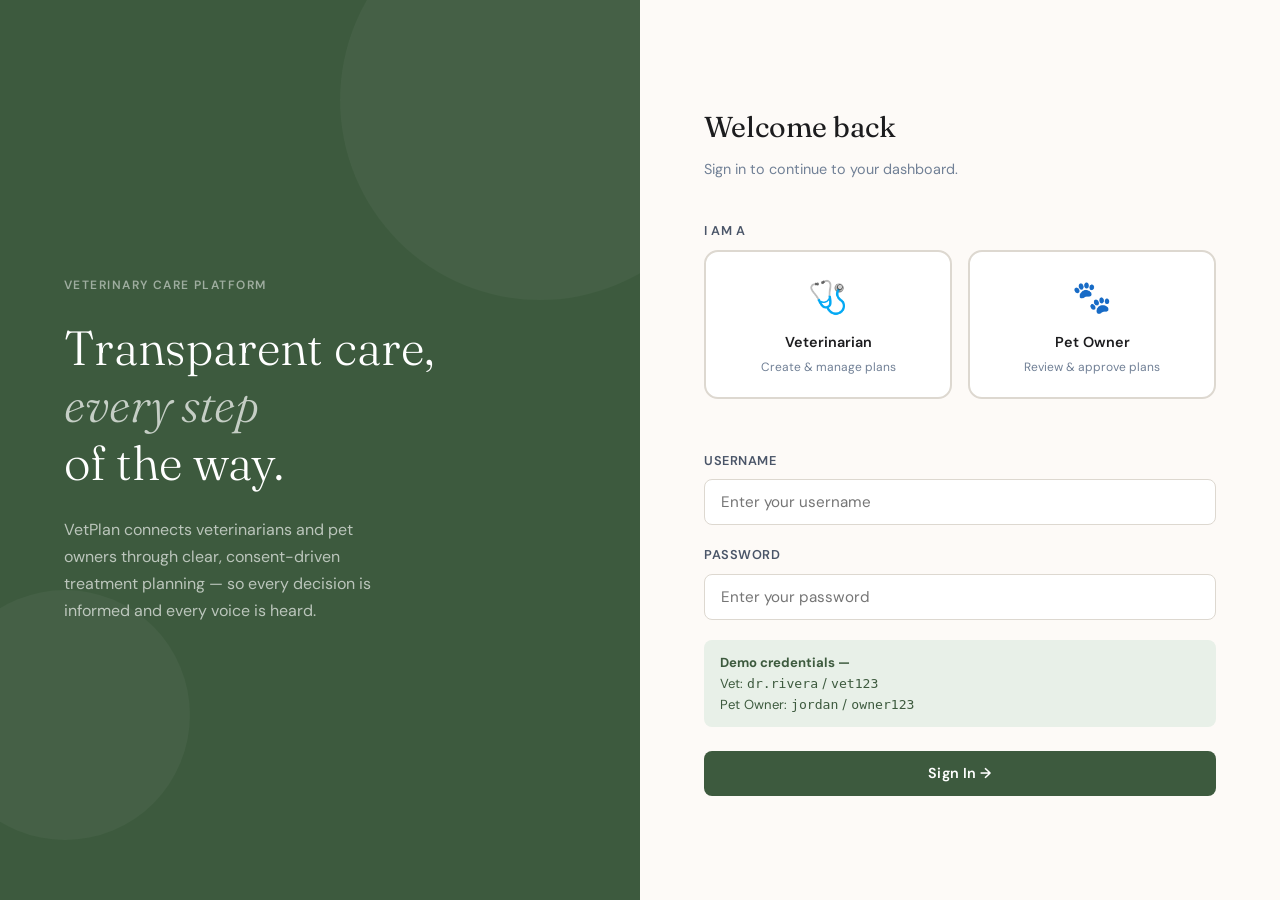
<file: index.html>
<!DOCTYPE html>
<html lang="en">
<head>
  <meta charset="UTF-8" />
  <meta name="viewport" content="width=device-width, initial-scale=1.0" />
  <title>VetPlan – Login</title>
  <link rel="stylesheet" href="styles.css" />
</head>
<body>

<div class="login-wrap">

  <!-- LEFT: Hero panel -->
  <div class="login-hero">
    <div class="hero-tag">Veterinary Care Platform</div>
    <h1 class="hero-title">
      Transparent care,<br><em>every step</em><br>of the way.
    </h1>
    <p class="hero-desc">
      VetPlan connects veterinarians and pet owners through clear,
      consent-driven treatment planning — so every decision is informed
      and every voice is heard.
    </p>
  </div>

  <!-- RIGHT: Login panel -->
  <div class="login-panel">
    <h2 class="login-heading">Welcome back</h2>
    <p class="login-sub">Sign in to continue to your dashboard.</p>

    <div id="errorMsg" style="display:none; background:#FEE2E2; color:#B91C1C; padding:0.75rem 1rem; border-radius:8px; font-size:0.85rem; margin-bottom:1rem;"></div>

    <!-- Role selection -->
    <div class="form-group">
      <label>I am a</label>
      <div class="role-cards">
        <div class="role-card" id="card-vet" onclick="selectRole('vet')">
          <div class="role-icon">🩺</div>
          <div class="role-name">Veterinarian</div>
          <div class="role-hint">Create &amp; manage plans</div>
        </div>
        <div class="role-card owner-card" id="card-owner" onclick="selectRole('owner')">
          <div class="role-icon">🐾</div>
          <div class="role-name">Pet Owner</div>
          <div class="role-hint">Review &amp; approve plans</div>
        </div>
      </div>
    </div>

    <div class="form-group">
      <label for="username">Username</label>
      <input type="text" id="username" placeholder="Enter your username" autocomplete="username" />
    </div>

    <div class="form-group">
      <label for="password">Password</label>
      <input type="password" id="password" placeholder="Enter your password" autocomplete="current-password" />
    </div>

    <div style="background:var(--moss-pale); border-radius:8px; padding:0.75rem 1rem; margin-bottom:1.5rem; font-size:0.82rem; color:var(--moss);">
      <strong>Demo credentials —</strong><br>
      Vet: <code>dr.rivera</code> / <code>vet123</code><br>
      Pet Owner: <code>jordan</code> / <code>owner123</code>
    </div>

    <button class="btn btn-primary" onclick="handleLogin()">Sign In →</button>
  </div>

</div>

<script src="app.js"></script>
<script>
  let selectedRole = null;

  function selectRole(role) {
    selectedRole = role;
    document.getElementById('card-vet').classList.toggle('active', role === 'vet');
    document.getElementById('card-owner').classList.toggle('active', role === 'owner');
  }

  function handleLogin() {
    const user = document.getElementById('username').value.trim();
    const pass = document.getElementById('password').value.trim();
    const err  = document.getElementById('errorMsg');

    if (!selectedRole) {
      err.textContent = 'Please select your role (Veterinarian or Pet Owner).';
      err.style.display = 'block'; return;
    }
    if (!user || !pass) {
      err.textContent = 'Please enter your username and password.';
      err.style.display = 'block'; return;
    }

    const creds = {
      vet:   { username: 'dr.rivera', password: 'vet123',   name: 'Dr. Rivera', role: 'vet' },
      owner: { username: 'jordan',    password: 'owner123', name: 'Jordan Lee', role: 'owner' },
    };

    const valid = creds[selectedRole];
    if (user !== valid.username || pass !== valid.password) {
      err.textContent = 'Incorrect username or password. Try the demo credentials above.';
      err.style.display = 'block'; return;
    }

    err.style.display = 'none';
    VetPlan.setUser(valid.role, valid.name);
    window.location.href = selectedRole === 'vet' ? 'vet-dashboard.html' : 'owner-dashboard.html';
  }

  // Allow Enter key to submit
  document.addEventListener('keydown', e => { if (e.key === 'Enter') handleLogin(); });

  // If already logged in, redirect
  const u = VetPlan.getUser();
  if (u) window.location.href = u.role === 'vet' ? 'vet-dashboard.html' : 'owner-dashboard.html';
</script>
</body>
</html>
</file>
<file: styles.css>
@import url('https://fonts.googleapis.com/css2?family=Fraunces:ital,wght@0,300;0,400;0,600;1,300&family=DM+Sans:wght@300;400;500;600&display=swap');

:root {
  --cream: #F7F3EE;
  --warm-white: #FDFAF7;
  --charcoal: #1C1C1E;
  --moss: #3D5A3E;
  --moss-light: #527A54;
  --moss-pale: #E8F0E8;
  --clay: #C4714A;
  --clay-light: #F0E0D6;
  --slate: #4A5568;
  --slate-light: #718096;
  --border: #DDD8D0;
  --shadow: 0 2px 16px rgba(28,28,30,0.08);
  --shadow-lg: 0 8px 40px rgba(28,28,30,0.12);
  --radius: 14px;
  --radius-sm: 8px;
}

*, *::before, *::after { box-sizing: border-box; margin: 0; padding: 0; }

html { font-size: 16px; scroll-behavior: smooth; }

body {
  font-family: 'DM Sans', sans-serif;
  background: var(--cream);
  color: var(--charcoal);
  min-height: 100vh;
  line-height: 1.6;
}

/* ── NAV ── */
nav {
  background: var(--warm-white);
  border-bottom: 1px solid var(--border);
  padding: 0 2rem;
  display: flex;
  align-items: center;
  justify-content: space-between;
  height: 64px;
  position: sticky;
  top: 0;
  z-index: 100;
}

.nav-logo {
  font-family: 'Fraunces', serif;
  font-size: 1.3rem;
  font-weight: 600;
  color: var(--moss);
  text-decoration: none;
  display: flex;
  align-items: center;
  gap: 0.5rem;
}

.nav-logo span { font-size: 1.4rem; }

.nav-user {
  display: flex;
  align-items: center;
  gap: 1rem;
}

.nav-badge {
  background: var(--moss-pale);
  color: var(--moss);
  font-size: 0.75rem;
  font-weight: 600;
  letter-spacing: 0.05em;
  text-transform: uppercase;
  padding: 0.25rem 0.75rem;
  border-radius: 20px;
}

.nav-badge.owner { background: var(--clay-light); color: var(--clay); }

.btn-logout {
  background: none;
  border: 1px solid var(--border);
  color: var(--slate);
  padding: 0.4rem 1rem;
  border-radius: 8px;
  font-family: 'DM Sans', sans-serif;
  font-size: 0.85rem;
  cursor: pointer;
  transition: all 0.2s;
}
.btn-logout:hover { background: var(--cream); color: var(--charcoal); }

/* ── LAYOUT ── */
.page { max-width: 1100px; margin: 0 auto; padding: 2.5rem 2rem; }
.page-sm { max-width: 700px; margin: 0 auto; padding: 2.5rem 2rem; }

/* ── LOGIN PAGE ── */
.login-wrap {
  min-height: 100vh;
  display: grid;
  grid-template-columns: 1fr 1fr;
}

.login-hero {
  background: var(--moss);
  display: flex;
  flex-direction: column;
  justify-content: center;
  padding: 4rem;
  position: relative;
  overflow: hidden;
}

.login-hero::before {
  content: '';
  position: absolute;
  width: 400px; height: 400px;
  border-radius: 50%;
  background: rgba(255,255,255,0.04);
  top: -100px; right: -100px;
}

.login-hero::after {
  content: '';
  position: absolute;
  width: 250px; height: 250px;
  border-radius: 50%;
  background: rgba(255,255,255,0.04);
  bottom: 60px; left: -60px;
}

.hero-tag {
  font-size: 0.75rem;
  font-weight: 600;
  letter-spacing: 0.12em;
  text-transform: uppercase;
  color: rgba(255,255,255,0.5);
  margin-bottom: 1.5rem;
}

.hero-title {
  font-family: 'Fraunces', serif;
  font-size: 3rem;
  font-weight: 300;
  color: #fff;
  line-height: 1.2;
  margin-bottom: 1.5rem;
}

.hero-title em { font-style: italic; color: rgba(255,255,255,0.7); }

.hero-desc {
  color: rgba(255,255,255,0.65);
  font-size: 1rem;
  max-width: 340px;
  line-height: 1.7;
}

.login-panel {
  background: var(--warm-white);
  display: flex;
  flex-direction: column;
  justify-content: center;
  padding: 4rem;
}

.login-heading {
  font-family: 'Fraunces', serif;
  font-size: 1.8rem;
  font-weight: 400;
  color: var(--charcoal);
  margin-bottom: 0.5rem;
}

.login-sub {
  color: var(--slate-light);
  font-size: 0.9rem;
  margin-bottom: 2.5rem;
}

.form-group { margin-bottom: 1.25rem; }

label {
  display: block;
  font-size: 0.8rem;
  font-weight: 600;
  letter-spacing: 0.04em;
  text-transform: uppercase;
  color: var(--slate);
  margin-bottom: 0.5rem;
}

input, select, textarea {
  width: 100%;
  padding: 0.75rem 1rem;
  border: 1.5px solid var(--border);
  border-radius: var(--radius-sm);
  font-family: 'DM Sans', sans-serif;
  font-size: 0.95rem;
  color: var(--charcoal);
  background: #fff;
  transition: border-color 0.2s, box-shadow 0.2s;
  outline: none;
}

input:focus, select:focus, textarea:focus {
  border-color: var(--moss);
  box-shadow: 0 0 0 3px rgba(61,90,62,0.1);
}

textarea { resize: vertical; min-height: 100px; }

.role-cards {
  display: grid;
  grid-template-columns: 1fr 1fr;
  gap: 1rem;
  margin-bottom: 2rem;
}

.role-card {
  border: 2px solid var(--border);
  border-radius: var(--radius);
  padding: 1.25rem;
  cursor: pointer;
  transition: all 0.2s;
  background: #fff;
  text-align: center;
}

.role-card:hover { border-color: var(--moss); background: var(--moss-pale); }
.role-card.active { border-color: var(--moss); background: var(--moss-pale); box-shadow: 0 0 0 3px rgba(61,90,62,0.12); }
.role-card.owner-card:hover, .role-card.owner-card.active { border-color: var(--clay); background: var(--clay-light); box-shadow: 0 0 0 3px rgba(196,113,74,0.12); }

.role-icon { font-size: 2rem; margin-bottom: 0.5rem; }
.role-name { font-weight: 600; font-size: 0.9rem; color: var(--charcoal); }
.role-hint { font-size: 0.75rem; color: var(--slate-light); margin-top: 0.25rem; }

/* ── BUTTONS ── */
.btn {
  display: inline-flex;
  align-items: center;
  gap: 0.5rem;
  padding: 0.75rem 1.5rem;
  border-radius: var(--radius-sm);
  font-family: 'DM Sans', sans-serif;
  font-size: 0.9rem;
  font-weight: 600;
  cursor: pointer;
  border: none;
  text-decoration: none;
  transition: all 0.2s;
  letter-spacing: 0.01em;
}

.btn-primary {
  background: var(--moss);
  color: #fff;
  width: 100%;
  justify-content: center;
  padding: 0.85rem;
}
.btn-primary:hover { background: var(--moss-light); transform: translateY(-1px); box-shadow: var(--shadow); }

.btn-secondary {
  background: var(--cream);
  color: var(--charcoal);
  border: 1.5px solid var(--border);
}
.btn-secondary:hover { background: var(--border); }

.btn-clay {
  background: var(--clay);
  color: #fff;
}
.btn-clay:hover { background: #b5633e; transform: translateY(-1px); box-shadow: var(--shadow); }

.btn-outline {
  background: transparent;
  color: var(--moss);
  border: 1.5px solid var(--moss);
}
.btn-outline:hover { background: var(--moss-pale); }

.btn-danger {
  background: #FEE2E2;
  color: #B91C1C;
  border: 1.5px solid #FECACA;
}
.btn-danger:hover { background: #FECACA; }

.btn-sm { padding: 0.5rem 1rem; font-size: 0.8rem; }

/* ── DASHBOARD ── */
.page-header {
  margin-bottom: 2rem;
  display: flex;
  align-items: flex-start;
  justify-content: space-between;
  flex-wrap: wrap;
  gap: 1rem;
}

.page-title {
  font-family: 'Fraunces', serif;
  font-size: 2rem;
  font-weight: 400;
  color: var(--charcoal);
}

.page-title span { font-style: italic; color: var(--moss); }

.page-subtitle { color: var(--slate-light); font-size: 0.9rem; margin-top: 0.25rem; }

/* ── CARDS ── */
.card {
  background: var(--warm-white);
  border: 1px solid var(--border);
  border-radius: var(--radius);
  padding: 1.5rem;
  box-shadow: var(--shadow);
}

.card + .card { margin-top: 1rem; }

.patient-grid { display: flex; flex-direction: column; gap: 1rem; }

.patient-card {
  background: var(--warm-white);
  border: 1px solid var(--border);
  border-radius: var(--radius);
  padding: 1.25rem 1.5rem;
  display: flex;
  align-items: center;
  justify-content: space-between;
  gap: 1rem;
  box-shadow: var(--shadow);
  transition: all 0.2s;
}
.patient-card:hover { transform: translateY(-2px); box-shadow: var(--shadow-lg); border-color: var(--moss); }

.patient-info { display: flex; align-items: center; gap: 1rem; }

.pet-avatar {
  width: 52px; height: 52px;
  border-radius: 50%;
  background: var(--moss-pale);
  display: flex; align-items: center; justify-content: center;
  font-size: 1.5rem;
  flex-shrink: 0;
}

.pet-name { font-weight: 600; font-size: 1rem; }
.pet-meta { font-size: 0.8rem; color: var(--slate-light); margin-top: 0.1rem; }

.status-badge {
  font-size: 0.72rem;
  font-weight: 600;
  letter-spacing: 0.05em;
  text-transform: uppercase;
  padding: 0.3rem 0.7rem;
  border-radius: 20px;
}

.status-pending { background: #FEF3C7; color: #92400E; }
.status-approved { background: #D1FAE5; color: #065F46; }
.status-revision { background: #FEE2E2; color: #B91C1C; }
.status-draft { background: var(--cream); color: var(--slate); border: 1px solid var(--border); }

/* ── FORM SECTION ── */
.form-section {
  background: var(--warm-white);
  border: 1px solid var(--border);
  border-radius: var(--radius);
  padding: 2rem;
  margin-bottom: 1.5rem;
  box-shadow: var(--shadow);
}

.section-title {
  font-family: 'Fraunces', serif;
  font-size: 1.1rem;
  font-weight: 600;
  color: var(--charcoal);
  margin-bottom: 1.25rem;
  padding-bottom: 0.75rem;
  border-bottom: 1px solid var(--border);
  display: flex;
  align-items: center;
  gap: 0.5rem;
}

.form-row { display: grid; grid-template-columns: 1fr 1fr; gap: 1rem; }

/* ── PLAN VIEW ── */
.plan-field {
  margin-bottom: 1.25rem;
}
.plan-label {
  font-size: 0.75rem;
  font-weight: 600;
  letter-spacing: 0.08em;
  text-transform: uppercase;
  color: var(--slate-light);
  margin-bottom: 0.4rem;
}
.plan-value {
  font-size: 0.95rem;
  color: var(--charcoal);
  line-height: 1.6;
}

.cost-highlight {
  background: var(--moss-pale);
  border: 1.5px solid #C5D9C5;
  border-radius: var(--radius-sm);
  padding: 1rem 1.25rem;
  display: flex;
  align-items: center;
  justify-content: space-between;
}
.cost-amount {
  font-family: 'Fraunces', serif;
  font-size: 1.8rem;
  font-weight: 600;
  color: var(--moss);
}

/* ── NOTIFICATION BANNER ── */
.notification-banner {
  background: linear-gradient(135deg, #FEF3C7, #FDE68A);
  border: 1px solid #F59E0B;
  border-radius: var(--radius-sm);
  padding: 0.85rem 1.25rem;
  display: flex;
  align-items: center;
  gap: 0.75rem;
  margin-bottom: 1.5rem;
  font-size: 0.9rem;
  color: #78350F;
  font-weight: 500;
}

/* ── SUCCESS SCREEN ── */
.success-wrap {
  text-align: center;
  padding: 3rem 2rem;
}
.success-icon { font-size: 4rem; margin-bottom: 1.5rem; }
.success-title {
  font-family: 'Fraunces', serif;
  font-size: 1.8rem;
  font-weight: 400;
  margin-bottom: 0.75rem;
}
.success-msg { color: var(--slate-light); margin-bottom: 2rem; }

/* ── STATS ROW ── */
.stats-row {
  display: grid;
  grid-template-columns: repeat(3, 1fr);
  gap: 1rem;
  margin-bottom: 2rem;
}
.stat-card {
  background: var(--warm-white);
  border: 1px solid var(--border);
  border-radius: var(--radius);
  padding: 1.25rem;
  text-align: center;
}
.stat-num {
  font-family: 'Fraunces', serif;
  font-size: 2rem;
  font-weight: 600;
  color: var(--moss);
}
.stat-label { font-size: 0.78rem; color: var(--slate-light); margin-top: 0.25rem; }

/* ── ACTIONS ROW ── */
.actions-row {
  display: flex;
  gap: 1rem;
  flex-wrap: wrap;
}

/* ── REQUIRED STAR ── */
.required { color: var(--clay); }

/* ── EMPTY STATE ── */
.empty-state {
  text-align: center;
  padding: 3rem;
  color: var(--slate-light);
}
.empty-icon { font-size: 2.5rem; margin-bottom: 1rem; }

/* ── DIVIDER ── */
hr { border: none; border-top: 1px solid var(--border); margin: 1.5rem 0; }

/* ── BACK LINK ── */
.back-link {
  display: inline-flex;
  align-items: center;
  gap: 0.4rem;
  color: var(--slate);
  text-decoration: none;
  font-size: 0.85rem;
  margin-bottom: 1.5rem;
  transition: color 0.2s;
}
.back-link:hover { color: var(--moss); }

/* ── REVISION FORM ── */
.revision-form { display: none; }
.revision-form.open { display: block; }

/* ── ANIMATIONS ── */
@keyframes fadeUp {
  from { opacity: 0; transform: translateY(16px); }
  to   { opacity: 1; transform: translateY(0); }
}
.fade-up { animation: fadeUp 0.4s ease both; }

@keyframes pulse {
  0%, 100% { transform: scale(1); }
  50% { transform: scale(1.05); }
}

/* ── RESPONSIVE ── */
@media (max-width: 768px) {
  .login-wrap { grid-template-columns: 1fr; }
  .login-hero { display: none; }
  .form-row { grid-template-columns: 1fr; }
  .stats-row { grid-template-columns: 1fr 1fr; }
  .role-cards { grid-template-columns: 1fr; }
}
</file>
